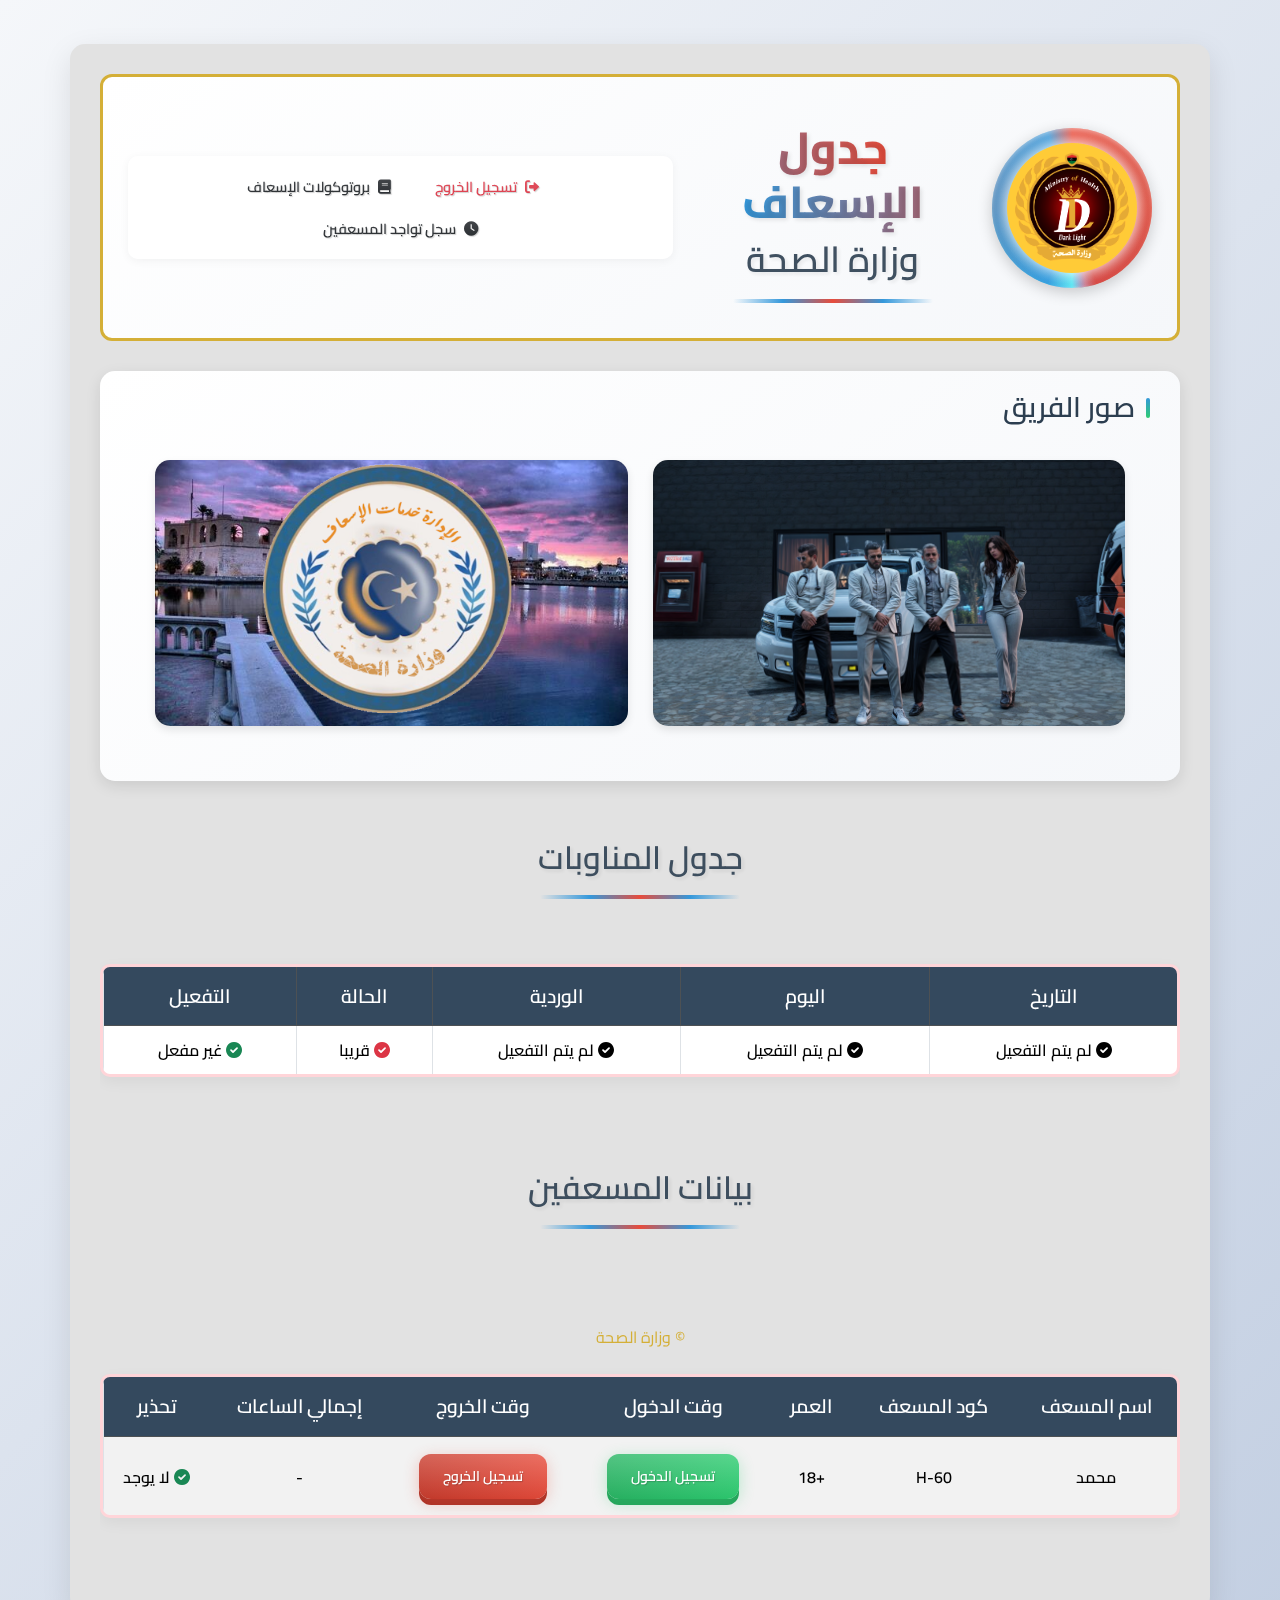
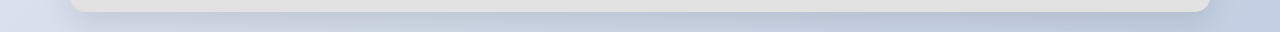
<file: index.html>
<!DOCTYPE html>
<html dir="rtl" lang="ar">
<head>
<meta charset="UTF-8">
<meta name="viewport" content="width=device-width, initial-scale=1.0">
<title>جدول الإسعاف - Ministry</title>
<link href="https://cdn.jsdelivr.net/npm/bootstrap@5.3.0/dist/css/bootstrap.min.css" rel="stylesheet">
<link href="https://fonts.googleapis.com/css2?family=Cairo:wght@400;600;700&display=swap" rel="stylesheet">
<link href="https://cdnjs.cloudflare.com/ajax/libs/font-awesome/6.0.0/css/all.min.css" rel="stylesheet">
<link rel="stylesheet" href="style.css">
<style>body{font-family:'Cairo',sans-serif}</style>
</head>
<body>
    <div class="container mt-4">
        <!-- Header -->
        <div class="header-section">
            <div class="logo-container">
                <div class="logo-shine"></div>
                <img src="logo.png" alt="شعار وزارة الصحة" class="ministry-logo">
            </div>
            <div class="title-container">
                <h1>
                    <span class="title-highlight">جدول الإسعاف</span>
                    <br>
                    <span class="ministry-name">وزارة الصحة</span>
                </h1>
            </div>
            <div class="admin-controls">
                <div class="ms-auto">
                    <span class="me-3"><span id="employeeName"></span></span>
                    <a href="login.html" class="btn btn-outline-danger" onclick="sessionStorage.removeItem('employeeData')">
                        <i class="fas fa-sign-out-alt"></i> تسجيل الخروج
                    </a>
                    <a href="protocols.html" class="btn btn-info-1">
                        <i class="fas fa-book"></i> بروتوكولات الإسعاف
                    </a>
                    <a href="localStorage.html" class="btn btn-info-2">
                        <i class="fas fa-clock"></i> سجل تواجد المسعفين
                    </a>
                </div>
            </div>
        </div>


        <!-- معرض الصور -->
        <div class="image-gallery">
            <div class="gallery-header">
                <h3>صور الفريق</h3>
            </div>
            <div class="image-grid">
                <div class="image-card">
                    <img src="teem.png" alt="فريق الإسعاف">
                    <div class="image-overlay">
                        <span class="image-title">فريق الإسعاف</span>
                    </div>
                </div>
                <div class="image-card">
                    <img src="teem2.png" alt="إدارة خدماة الإسعاف">
                    <div class="image-overlay">
                        <span class="image-title">إدارة خدماة الإسعاف</span>
                    </div>
                </div>
            </div>
            <div class="gallery-navigation"></div>
        </div>

        <!-- جدول المناوبات -->
        <div class="title-container">
            <h1><span class="ministry-name">جدول المناوبات</span></h1>
        </div>
        <div class="table-responsive mb-5">
            <table class="table table-bordered table-hover" id="scheduleTable">
                <thead class="table-dark">
                    <tr>
                        <th>التاريخ</th>
                        <th>اليوم</th>
                        <th>الوردية</th>
                        <th>الحالة</th>
                        <th>التفعيل</th>
                    </tr>
                </thead>
                <tbody id="scheduleTableBody"></tbody>
                <tr>
                    <td><i class="fas fa-check-circle text-center"></i> لم يتم التفعيل</td>
                    <td><i class="fas fa-check-circle text-center"></i> لم يتم التفعيل</td>
                    <td><i class="fas fa-check-circle text-center"></i> لم يتم التفعيل</td>
                    <td><i class="fas fa-check-circle text-danger"></i> قريبا</td>
                    <td><i class="fas fa-check-circle text-success"></i> غير مفعل</td>
                </tr>
            </table>
        </div>

        <!-- جدول بيانات المسعفين -->
        <div class="title-container">
            <h1><span class="ministry-name">بيانات المسعفين</span></h1>
        </div>

        <div class="table-responsive mb-5">
            <table class="table table-striped table-hover align-middle" id="paramedicTable">
                <thead class="table-dark">
                    <tr>
                        <th>اسم المسعف</th>
                        <th>كود المسعف</th>
                        <th>العمر</th>
                        <th>وقت الدخول</th>
                        <th>وقت الخروج</th>
                        <th>إجمالي الساعات</th>
                        <th>تحذير</th>
                    </tr>
                </thead>
                <tbody id="paramedicTableBody">
                    <tr>
                        <td>محمد</td>
                        <td>H-60</td>
                        <td>+18</td>
                        <td id="in-H-60"><button class="btn btn-success btn-sm" onclick="recordCheckIn('H-60')">تسجيل الدخول</button></td>
                        <td id="out-H-60"><button class="btn btn-danger btn-sm" onclick="recordCheckOut('H-60')">تسجيل الخروج</button></td>
                        <td id="hours-H-60">-</td>
                        <td><i class="fas fa-check-circle text-success"></i> لا يوجد</td>
                    </tr>
                    <tr>


<nav class="mt-3"><ul class="pagination justify-content-center" id="pagination"></ul></nav>
</div>


<script type="module" src="main.js"></script>
<script type="module" src="database.js"></script>
<script type="module" src="employee-schedule.js"></script>
<script src="https://cdn.jsdelivr.net/npm/bootstrap@5.3.0/dist/js/bootstrap.bundle.min.js"></script>
</body>
<footer>&copy; وزارة الصحة</footer>
</html>
</file>
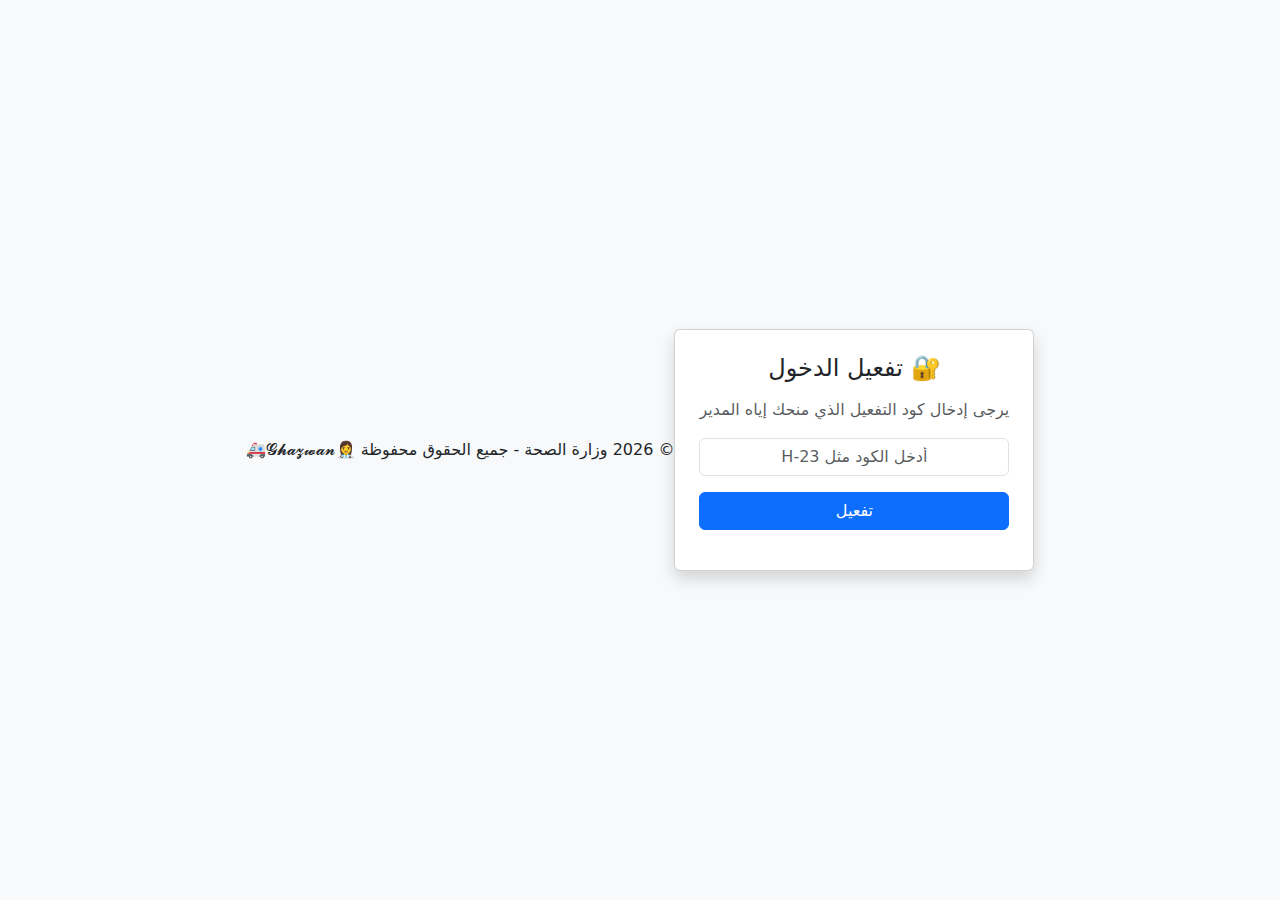
<file: activation.html>
<!DOCTYPE html>
<html dir="rtl" lang="ar">
<head>
    <meta charset="UTF-8">
    <meta name="viewport" content="width=device-width, initial-scale=1.0">
    <title>تفعيل الوصول - نظام الإسعاف</title>
    <link href="https://cdn.jsdelivr.net/npm/bootstrap@5.3.0/dist/css/bootstrap.min.css" rel="stylesheet">
</head>
<body class="bg-light d-flex justify-content-center align-items-center vh-100">
    <div class="card p-4 shadow" style="max-width: 400px;">
        <h4 class="text-center mb-3">🔐 تفعيل الدخول</h4>
        <p class="text-muted text-center">يرجى إدخال كود التفعيل الذي منحك إياه المدير</p>
        <input type="text" id="activationCode" class="form-control mb-3 text-center" placeholder="أدخل الكود مثل H-23" required>
        <button class="btn btn-primary w-100" onclick="activateCode()">تفعيل</button>
        <div id="message" class="text-center mt-3"></div>
    </div>

    <script>
        const validCodes = Array.from({length: 500}, (_, i) => `H-${i + 1}`);

        function activateCode() {
            const code = document.getElementById('activationCode').value.trim().toUpperCase();
            const msg = document.getElementById('message');

            if (validCodes.includes(code)) {
                localStorage.setItem('activeCode', code);
                msg.innerHTML = '<div class="alert alert-success">✅ تم التفعيل بنجاح! جاري تحويلك...</div>';
                setTimeout(() => window.location.href = 'employee-login.html', 1500);
            } else {
                msg.innerHTML = '<div class="alert alert-danger">❌ كود غير صالح!</div>';
            }
        }
    </script>
</body>
        <footer>
            &copy;  2026 وزارة الصحة - جميع الحقوق محفوظة 👩‍⚕️𝓖𝓱𝓪𝔃𝔀𝓪𝓷🚑
        </footer>
    </div>
</html>
</file>
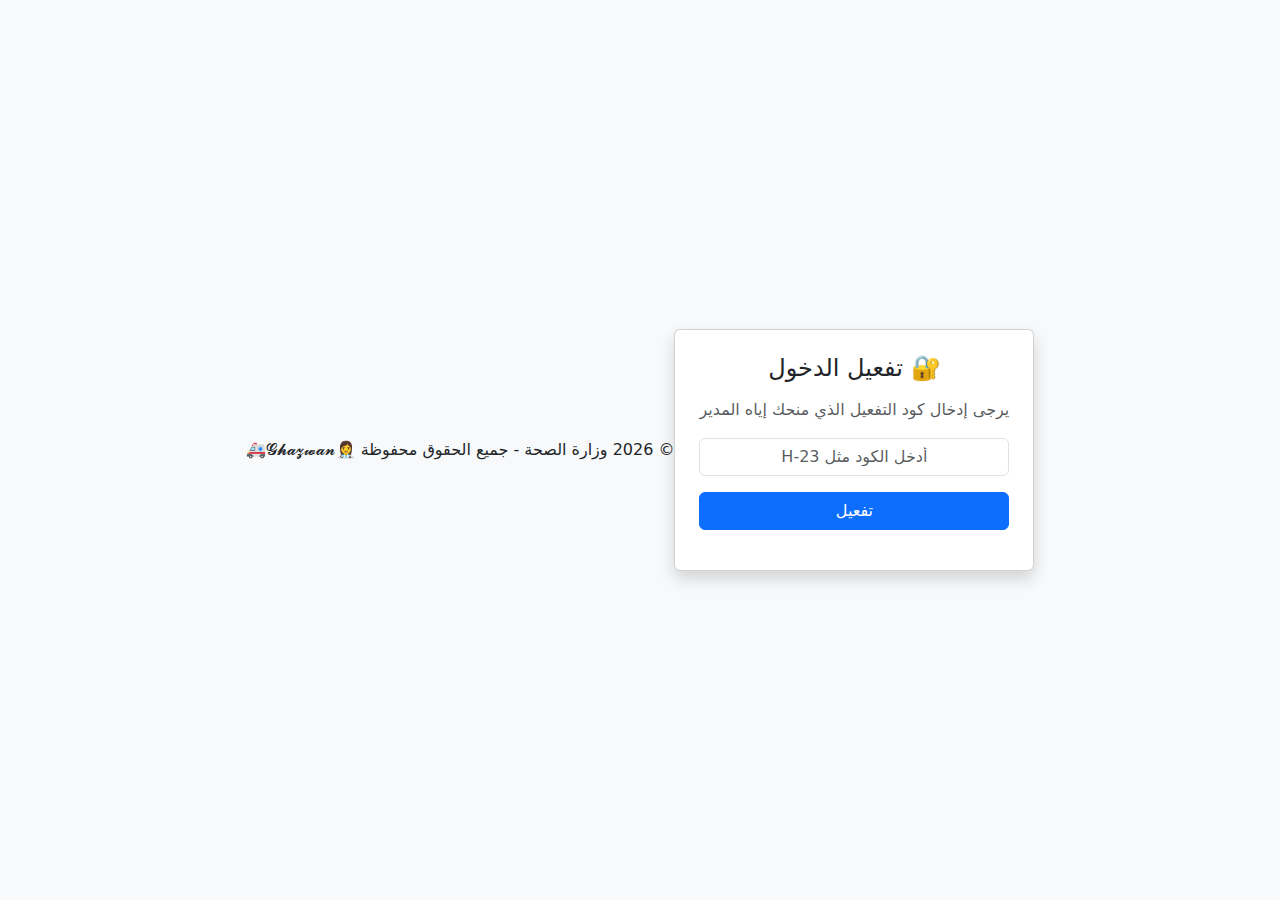
<file: employee-login.html>
<!DOCTYPE html>
<html dir="rtl" lang="ar">
<head>
    <meta charset="UTF-8">
    <meta name="viewport" content="width=device-width, initial-scale=1.0">
    <title>دخول الموظفين - نظام إدارة الإسعاف</title>
    <link href="https://cdn.jsdelivr.net/npm/bootstrap@5.3.0/dist/css/bootstrap.min.css" rel="stylesheet">
    <link href="https://fonts.googleapis.com/css2?family=Cairo:wght@400;600;700&display=swap" rel="stylesheet">
    <link href="https://cdnjs.cloudflare.com/ajax/libs/font-awesome/6.0.0/css/all.min.css" rel="stylesheet">
    <link rel="stylesheet" href="style.css">
</head>
<body>
    <div class="container">
        <div class="login-container">
            <div class="login-header">
                <div class="logo-container">
                    <div class="logo-shine"></div>
                    <img src="logo.png" alt="شعار وزارة الصحة" class="ministry-logo">
                </div>
                <div class="title-container">
                    <h2><span class="title-highlight">دخول الموظفين</span>
                        <br>
                        <span class="ministry-name">وزارة الصحة</span>
                    </h2>
                </div>
            </div>
            <form id="employeeLoginForm" class="login-form">
                <div class="mb-4">
                    <label class="title-highlight">اسم الموظف</label>
                    <div class="input-group">
                        <span class="input-group-text"><i class="fas fa-user"></i></span>
                        <input type="text" class="form-control" id="employeeName" required>
                    </div>
                </div>
                <button type="submit" class="btn btn-primary w-100">دخول</button>
                <div class="mt-3 text-center">
                    <a href="" class="admin-link">وزير الصحة 𝓖𝓱𝓪𝔃𝔀𝓪𝓷</a>
                </div>
            </form>
        </div>
    </div>                         
       <script>
                  // منع الدخول بدون كود تفعيل
         document.addEventListener('DOMContentLoaded', () => {
             const code = localStorage.getItem('activeCode');
            if (!code) {
               alert("يجب تفعيل الدخول أولاً بواسطة كود من المدير.");
               window.location.href = "activation.html";
            }
       });
    </script>

    <script src="https://cdn.jsdelivr.net/npm/bootstrap@5.3.0/dist/js/bootstrap.bundle.min.js"></script>
    <script src="employee-login.js"></script>

    <!-- كود التحقق من كود التفعيل -->
    <script>
    document.addEventListener('DOMContentLoaded', () => {
        const code = localStorage.getItem('activeCode');
        if (!code) {
            alert("يجب تفعيل الدخول أولاً بواسطة كود من المدير.");
            window.location.href = "activation.html";
        }
    });
    </script>
</body>
        <footer>
            &copy;  2026 وزارة الصحة - جميع الحقوق محفوظة 👩‍⚕️𝓖𝓱𝓪𝔃𝔀𝓪𝓷🚑
        </footer>
    </div>
</html>
</file>
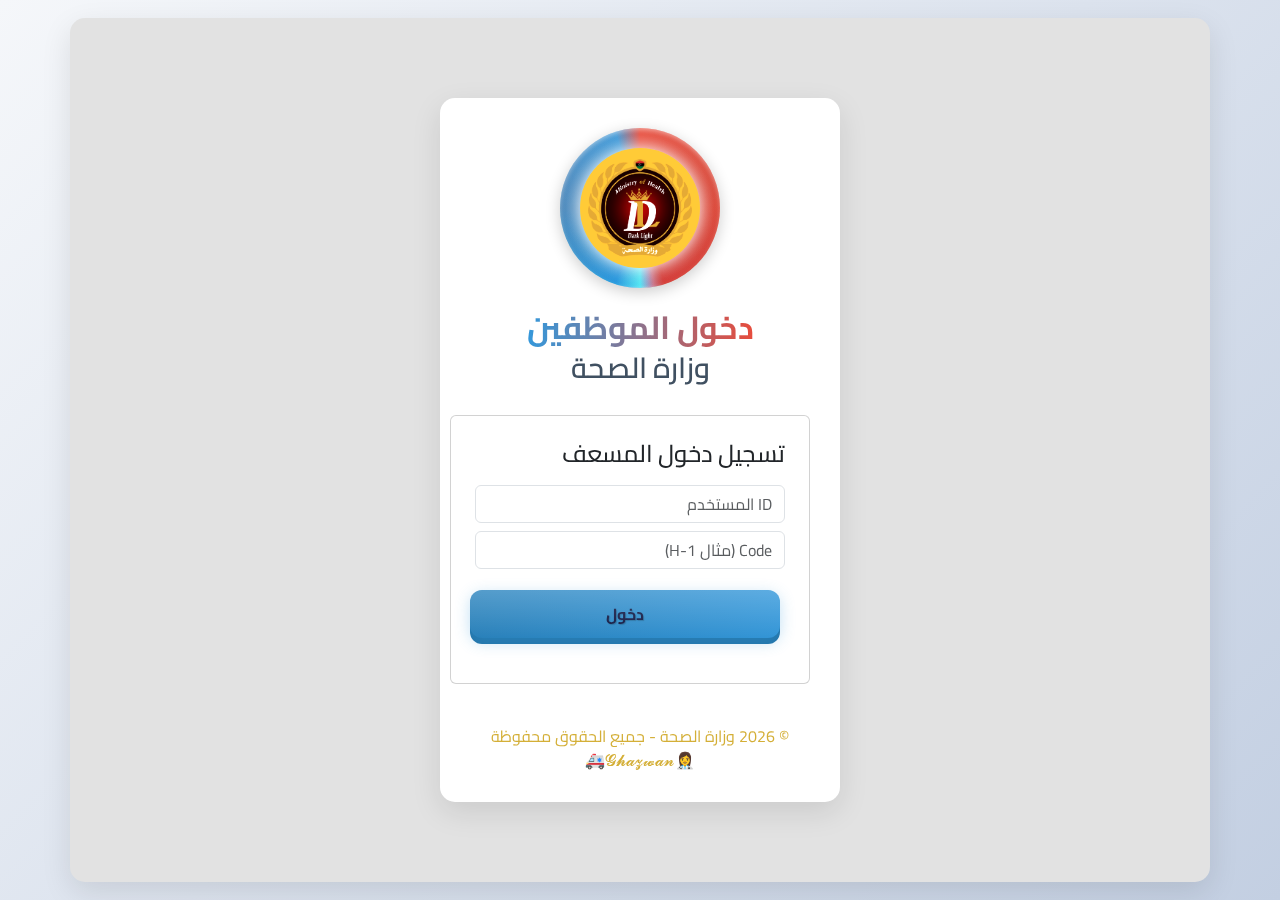
<file: login.html>
<!DOCTYPE html>
<html dir="rtl" lang="ar">
<head>
    <meta charset="UTF-8">
    <meta name="viewport" content="width=device-width, initial-scale=1.0">
    <title>دخول الموظفين - نظام إدارة الإسعاف</title>
    <link href="https://cdn.jsdelivr.net/npm/bootstrap@5.3.0/dist/css/bootstrap.min.css" rel="stylesheet">
    <link href="https://fonts.googleapis.com/css2?family=Cairo:wght@400;600;700&display=swap" rel="stylesheet">
    <link href="https://cdnjs.cloudflare.com/ajax/libs/font-awesome/6.0.0/css/all.min.css" rel="stylesheet">
    <link rel="stylesheet" href="style.css">
</head>
<body>
    <div class="container">
        <div class="login-container">
            <div class="login-header">
                <div class="logo-container">
                    <div class="logo-shine"></div>
                    <img src="logo.png" alt="شعار وزارة الصحة" class="ministry-logo">
                </div>
                <div class="title-container">
                    <h2><span class="title-highlight">دخول الموظفين</span>
                        <br>
                        <span class="ministry-name">وزارة الصحة</span>
                    </h2>
                </div>
            </div>

<body class="d-flex align-items-center justify-content-center" style="height:100vh;">

<div class="card p-4" style="width:360px;">
<h4 class="mb-3">تسجيل دخول المسعف</h4>
<div class="mb-2"><input id="inputId" class="form-control" placeholder="ID المستخدم"></div>
<div class="mb-3"><input id="inputCode" class="form-control" placeholder="Code (مثال H-1)"></div>
<button id="loginBtn" class="btn btn-primary w-100">دخول</button>
<div id="loginMsg" class="mt-3"></div>
</div>

  <footer>
    &copy; 2026 وزارة الصحة - جميع الحقوق محفوظة 👩‍⚕️𝓖𝓱𝓪𝔃𝔀𝓪𝓷🚑
  </footer>

<script type="module">
import { verifyUser } from './database.js';
document.getElementById('loginBtn').addEventListener('click', async ()=>{
const id = document.getElementById('inputId').value.trim();
const code = document.getElementById('inputCode').value.trim();
const msg = document.getElementById('loginMsg');
if(!id || !code){ msg.innerText = 'الرجاء إدخال ID و Code'; return; }
msg.innerText = 'جاري التحقق...';
const res = await verifyUser(id, code);
if(res && res.length===1){
// حفظ بيانات المستخدم في sessionStorage للصفحات الأخرى
sessionStorage.setItem('employeeData', JSON.stringify(res[0]));
window.location.href = 'index.html';
} else {
msg.innerText = 'ID أو Code غير صحيح أو الحساب غير نشط';
}
});
</script>
</body>
</html>
</file>
<file: style.css>
/* تنسيق الترويسة */
.header-section {
    display: flex;
    align-items: center;
    gap: 20px;
    margin-bottom: 30px;
    padding: 15px;
    background: linear-gradient(145deg, #ffffff, #f5f7fa);
    border-radius: 15px;
    box-shadow: 0 4px 15px #fcfcfc0d;
    position: relative;
    overflow: hidden;
}

.logo-container {
    flex-shrink: 0;
    position: relative;
    animation: logoFloat 3s ease-in-out infinite;
    width: 160px;
    height: 160px;
    border-radius: 50%;
    display: flex;
    align-items: center;
    justify-content: center;
    background: conic-gradient(
        from 0deg,
        #e74c3c 0%,
        #c0392b 45%,
        #2980b9 50%,
        #3498db 95%,
        #e74c3c 100%
    );
    box-shadow: 
        0 4px 15px rgba(0,0,0,0.2),
        inset 0 2px 5px rgba(255,255,255,0.5);
    overflow: hidden;
    animation: 
        logoFloat 3s ease-in-out infinite,
        rotateSiren 3s linear infinite;
}

@keyframes rotateSiren {
    0% {
        background: conic-gradient(
            from 0deg,
            #e74c3c 0%,
            #c0392b 45%,
            #2980b9 50%,
            #3498db 95%,
            #e74c3c 100%
        );
    }
    50% {
        background: conic-gradient(
            from 180deg,
            #e74c3c 0%,
            #c0392b 45%,
            #2980b9 50%,
            #3498db 95%,
            #e74c3c 100%
        );
    }
    100% {
        background: conic-gradient(
            from 360deg,
            #e74c3c 0%,
            #c0392b 45%,
            #2980b9 50%,
            #3498db 95%,
            #e74c3c 100%
        );
    }
}

.logo-container::before {
    content: '';
    position: absolute;
    top: -50%;
    left: -50%;
    width: 200%;
    height: 200%;
    background: conic-gradient(
        from 0deg,
        transparent 0%,
        rgba(231, 76, 60, 0.15) 25%,
        rgba(52, 152, 219, 0.15) 50%,
        rgba(231, 76, 60, 0.15) 75%,
        transparent 100%
    );
    animation: rotateLogo 8s linear infinite;
    border-radius: 50%;
    z-index: 1;
}

.ministry-logo {
    width: 130px;
    height: 130px;
    object-fit: contain;
    filter: 
        drop-shadow(0 2px 4px rgba(0,0,0,0.15))
        brightness(1.1)
        contrast(1.05);
    position: relative;
    z-index: 2;
    transition: all 0.3s ease;
    border-radius: 50%;
    padding: 8px;
    mix-blend-mode: normal;
    background: #EAB535;
    box-shadow: 
        0 0 15px rgba(255,255,255,0.8),
        0 0 30px rgba(255,255,255,0.4);
}

.logo-container:hover .ministry-logo {
    transform: scale(1.05);
    filter: 
        drop-shadow(0 4px 8px rgba(0,0,0,0.2))
        brightness(1.15)
        contrast(1.1);
    background: rgba(255,255,255,1);
    box-shadow: 
        0 0 20px rgba(255,255,255,0.9),
        0 0 40px rgba(255,255,255,0.5);
}

/* تأثير الإضاءة الدائري */
.logo-shine {
    position: absolute;
    width: 110%;
    height: 110%;
    background: conic-gradient(
        from 0deg,
        transparent 0%,
        rgba(231, 76, 60, 0) 20%,
        rgba(231, 76, 60, 0.8) 45%,
        rgba(255,255,255,0.9) 50%,
        rgba(52, 152, 219, 0.8) 55%,
        rgba(52, 152, 219, 0) 80%,
        transparent 100%
    );
    animation: rotateShine 4s linear infinite;
    border-radius: 50%;
    top: -25%;
    left: -25%;
    mix-blend-mode: overlay;
}

.logo-container:hover .ministry-logo {
    transform: scale(1.05);
    filter: drop-shadow(0 4px 8px rgba(0,0,0,0.2)) brightness(1.1);
}

.logo-container::after {
    content: '';
    position: absolute;
    top: 0;
    left: 0;
    right: 0;
    bottom: 0;
    background: radial-gradient(
        circle at center,
        rgba(255,255,255,0.9) 0%,
        transparent 70%
    );
    opacity: 0;
    transition: opacity 0.3s ease;
    border-radius: 50%;
}

.logo-container:hover::after {
    opacity: 1;
}

/* تأثير الإضاءة الدائري */
.logo-shine {
    position: absolute;
    width: 150%;
    height: 150%;
    background: conic-gradient(
        from 0deg,
        transparent 0%,
        rgba(231, 76, 60, 0) 20%,
        rgba(231, 76, 60, 0.8) 45%,
        rgba(255,255,255,0.9) 50%,
        rgba(52, 152, 219, 0.8) 55%,
        rgba(52, 152, 219, 0) 80%,
        transparent 100%
    );
    animation: rotateShine 4s linear infinite;
    border-radius: 50%;
    top: -25%;
    left: -25%;
    mix-blend-mode: overlay;
}

@keyframes rotateShine {
    from {
        transform: rotate(0deg);
    }
    to {
        transform: rotate(360deg);
    }
}

@keyframes logoFloat {
    0%, 100% {
        transform: translateY(0);
    }
    50% {
        transform: translateY(-10px);
    }
}

@keyframes rotateLogo {
    from {
        transform: rotate(0deg);
    }
    to {
        transform: rotate(360deg);
    }
}

.title-container {
    flex-grow: 1;
}

.ministry-name {
    font-size: 0.8em;
    font-weight: 600;
    color: #2c3e50;
    opacity: 0.9;
}

/* إضافة تأثير متحرك للعنوان */
@keyframes gradientFlow {
    0% {
        background-position: 0% 50%;
    }
    50% {
        background-position: 100% 50%;
    }
    100% {
        background-position: 0% 50%;
    }
}

.title-highlight {
    color: #e74c3c;
    background: linear-gradient(90deg, #3498db, #e74c3c, #3498db);
    background-size: 200% auto;
    -webkit-background-clip: text;
    background-clip: text;
    -webkit-text-fill-color: transparent;
    animation: gradientFlow 5s ease infinite;
}

/* تصميم الأزرار ثلاثية الأبعاد */
.btn {
    border: none;
    padding: 12px 24px;
    font-weight: 600;
    position: relative;
    border-radius: 12px;
    text-transform: uppercase;
    transition: transform 0.2s ease, box-shadow 0.2s ease;
    margin: 5px;
    text-shadow: 1px 1px 1px rgba(0,0,0,0.2);
}

.btn::before {
    content: '';
    position: absolute;
    top: 0;
    left: 0;
    right: 0;
    bottom: 0;
    border-radius: 12px;
    background: linear-gradient(to bottom, rgba(255,255,255,0.2), transparent);
    pointer-events: none;
}

.btn-primary {
    background: linear-gradient(45deg, #2980b9, #3498db);
    box-shadow: 0 4px 15px rgba(52, 152, 219, 0.3),
                0 6px 0 #2475a9;
}

.btn-primary:hover {
    transform: translateY(-2px);
    box-shadow: 0 6px 20px rgba(52, 152, 219, 0.4),
                0 8px 0 #2475a9;
    background: linear-gradient(45deg, #3498db, #2980b9);
}

.btn-primary:active {
    transform: translateY(4px);
    box-shadow: 0 2px 10px rgba(52, 152, 219, 0.3),
                0 2px 0 #2475a9;
}

.btn-success {
    background: linear-gradient(45deg, #27ae60, #2ecc71);
    box-shadow: 0 4px 15px rgba(46, 204, 113, 0.3),
                0 6px 0 #25a25a;
}

.btn-success:hover {
    transform: translateY(-2px);
    box-shadow: 0 6px 20px rgba(46, 204, 113, 0.4),
                0 8px 0 #25a25a;
    background: linear-gradient(45deg, #2ecc71, #27ae60);
}

.btn-success:active {
    transform: translateY(4px);
    box-shadow: 0 2px 10px rgba(46, 204, 113, 0.3),
                0 2px 0 #25a25a;
}

.btn-danger {
    background: linear-gradient(45deg, #c0392b, #e74c3c);
    box-shadow: 0 4px 15px rgba(231, 76, 60, 0.3),
                0 6px 0 #a93226;
}

        body {
            font-family: 'Cairo', sans-serif;
        }

        .rating i {
            cursor: pointer;
            font-size: 1.8rem;
            color: #ccc;
            transition: transform 0.2s, color 0.2s;
        }
        .rating i.active {
            color: gold;
        }
        .rating i:hover {
            transform: scale(1.2);
        }

        body {
            font-family: 'Cairo', sans-serif;
            background-color: #f8f9fa;
        }
        .header-section {
            background-color: #007bff;
            color: white;
            padding: 20px;
            border-radius: 8px;
            margin-bottom: 20px;
            text-align: center;
        }
        .table th, .table td {
            text-align: center;
        }

.btn-danger:hover {
    transform: translateY(-2px);
    box-shadow: 0 6px 20px rgba(231, 76, 60, 0.4),
                0 8px 0 #a93226;
    background: linear-gradient(45deg, #ff8b7e, #5c0900);
}

.btn-info-1:hover {
    transform: translateY(-2px);
    box-shadow: 0 6px 20px #aca004,
                0 8px 0 #ffda08;
    background: linear-gradient(45deg, #ffda08, #3f3b00);
}

.btn-info-2:hover {
    transform: translateY(-2px);
    box-shadow: 0 6px 20px rgba(1, 58, 97, 0.4),
                0 8px 0 #018cff;
    background: linear-gradient(45deg, #018cff, #001e36);
}

.btn-danger:active {
    transform: translateY(4px);
    box-shadow: 0 2px 10px rgba(231, 76, 60, 0.3),
                0 2px 0 #a93226;
}

.table {
    margin-top: 25px;
    border-radius: 10px;
    overflow: hidden;
    box-shadow: 0 5px 15px rgba(0,0,0,0.05);
}

.table th {
    background-color: #34495e;
    color: white;
    font-weight: 600;
    padding: 15px;
    text-align: center;
}

.table td {
    padding: 12px;
    vertical-align: middle;
    text-align: center;
}

.table-hover tbody tr:hover {
    background-color: #f8f9fa;
    transition: background-color 0.3s ease;
}

.action-buttons {
    white-space: nowrap;
}

.action-buttons button {
    padding: 5px 15px;
    margin: 2px;
}

[contenteditable="true"] {
    padding: 5px;
    border-radius: 4px;
    transition: background-color 0.3s ease;
}

[contenteditable="true"]:hover {
    background-color: #f8f9fa;
}

[contenteditable="true"]:focus {
    background-color: #e9ecef;
    outline: none;
    box-shadow: inset 0 0 0 2px #3498db;
}

/* معرض الصور */
.image-gallery {
    margin: 30px 0;
    background: linear-gradient(145deg, #ffffff, #f5f7fa);
    border-radius: 15px;
    padding: 20px;
    box-shadow: 0 5px 15px rgba(0,0,0,0.1);
}

.gallery-header {
    display: flex;
    justify-content: space-between;
    align-items: center;
    margin-bottom: 20px;
    padding: 0 10px;
}

.gallery-header h3 {
    color: #2c3e50;
    margin: 0;
    font-weight: 600;
    position: relative;
    padding-right: 15px;
}

.gallery-header h3::before {
    content: '';
    position: absolute;
    right: 0;
    top: 50%;
    transform: translateY(-50%);
    width: 4px;
    height: 20px;
    background: linear-gradient(to bottom, #3498db, #2ecc71);
    border-radius: 2px;
}

.add-image-btn {
    display: flex;
    align-items: center;
    gap: 8px;
    padding: 10px 20px;
    border-radius: 10px;
    background: linear-gradient(145deg, #3498db, #2980b9);
    color: white;
    font-weight: 500;
    border: none;
    transition: all 0.3s ease;
    transform-style: preserve-3d;
    perspective: 1000px;
}

.add-image-btn:hover {
    transform: translateY(-2px) scale(1.02);
    box-shadow: 0 5px 15px rgba(52, 152, 219, 0.3);
}

.add-image-btn:active {
    transform: translateY(1px) scale(0.98);
}

.add-image-btn i {
    font-size: 1.1em;
    transition: transform 0.3s ease;
}

.add-image-btn:hover i {
    transform: rotate(90deg);
}

.image-grid {
    display: grid;
    grid-template-columns: repeat(2, 1fr);
    gap: 25px;
    padding: 15px;
    max-width: 1000px;
    margin: 0 auto;
}

.image-card {
    position: relative;
    border-radius: 15px;
    overflow: hidden;
    box-shadow: 0 4px 8px rgba(0,0,0,0.1);
    transition: all 0.4s cubic-bezier(0.4, 0, 0.2, 1);
    transform-style: preserve-3d;
    perspective: 1000px;
    background: white;
    aspect-ratio: 16/9;
}

.image-card.hidden {
    display: none;
}

.image-card::before {
    content: '';
    position: absolute;
    top: 0;
    left: 0;
    right: 0;
    bottom: 0;
    background: linear-gradient(to bottom right, rgba(52, 152, 219, 0.2), rgba(46, 204, 113, 0.2));
    opacity: 0;
    transition: opacity 0.3s ease;
    z-index: 1;
}

.image-card img {
    width: 100%;
    height: 100%;
    object-fit: cover;
    transition: all 0.4s cubic-bezier(0.4, 0, 0.2, 1);
}

.image-overlay {
    position: absolute;
    bottom: 0;
    left: 0;
    right: 0;
    background: linear-gradient(to top, rgba(0,0,0,0.8), transparent);
    padding: 25px;
    color: white;
    opacity: 0;
    transform: translateY(20px);
    transition: all 0.4s cubic-bezier(0.4, 0, 0.2, 1);
    z-index: 2;
}

.image-card:hover {
    transform: 
        perspective(1000px)
        rotateX(5deg)
        rotateY(-5deg)
        translateY(-10px);
    box-shadow: 
        0 15px 30px rgba(0,0,0,0.15),
        0 5px 15px rgba(0,0,0,0.1);
}

.image-card:hover::before {
    opacity: 1;
}

.image-card:hover img {
    transform: scale(1.1) translateZ(20px);
}

.image-card:hover .image-overlay {
    opacity: 1;
    transform: translateY(0);
}

.image-title {
    font-size: 1.2em;
    font-weight: 600;
    display: block;
    text-shadow: 1px 1px 3px rgba(0,0,0,0.5);
    transform: translateZ(30px);
}

/* تحكم التنقل بين الصور */
.gallery-navigation {
    display: flex;
    justify-content: center;
    gap: 15px;
    margin-top: 20px;
}

.nav-dot {
    width: 10px;
    height: 10px;
    border-radius: 50%;
    background: #ccc;
    cursor: pointer;
    transition: all 0.3s ease;
}

.nav-dot.active {
    background: #3498db;
    transform: scale(1.2);
}

/* تنسيق أزرار الوقت */
.time-btn {
    width: 100%;
    transition: all 0.3s ease;
    display: flex;
    align-items: center;
    justify-content: center;
    gap: 8px;
}

.time-btn:not(:disabled):hover {
    transform: translateY(-2px);
    box-shadow: 0 3px 8px rgba(0,0,0,0.1);
}

.time-btn:disabled {
    opacity: 0.6;
    cursor: not-allowed;
}

.time-btn:disabled.btn-success,
.time-btn:disabled.btn-danger {
    opacity: 1;
    cursor: default;
}

.time-btn i {
    font-size: 0.9em;
    transition: transform 0.3s ease;
}

.time-btn:not(:disabled):hover i {
    transform: rotate(15deg);
}

.time-btn.btn-success:disabled i,
.time-btn.btn-danger:disabled i {
    transform: scale(1.1);
}

/* وضع الحذف */
.delete-mode .image-card {
    position: relative;
    cursor: pointer;
}

.delete-mode .image-card::after {
    content: '\f00d';
    font-family: 'Font Awesome 5 Free';
    font-weight: 900;
    position: absolute;
    top: 10px;
    right: 10px;
    width: 30px;
    height: 30px;
    background: rgba(231, 76, 60, 0.9);
    color: white;
    border-radius: 50%;
    display: flex;
    align-items: center;
    justify-content: center;
    opacity: 0;
    transform: scale(0.8);
    transition: all 0.3s ease;
}

.delete-mode .image-card:hover::after {
    opacity: 1;
    transform: scale(1);
}

.delete-mode .image-card::before {
    content: '';
    position: absolute;
    top: 0;
    left: 0;
    right: 0;
    bottom: 0;
    background: rgba(231, 76, 60, 0.1);
    opacity: 0;
    transition: opacity 0.3s ease;
}

.delete-mode .image-card:hover::before {
    opacity: 1;
}

.delete-image-btn.active {
    background-color: #c0392b;
    border-color: #c0392b;
}

/* تصميم العنوان الرئيسي */
h1 {
    color: #2c3e50;
    font-weight: 800;
    margin-bottom: 40px;
    text-align: center;
    position: relative;
    padding: 20px 0;
    font-size: 2.5rem;
    text-shadow: 2px 2px 4px rgba(0,0,0,0.1);
}

h1::before {
    content: '';
    position: absolute;
    bottom: 0;
    left: 50%;
    transform: translateX(-50%);
    width: 200px;
    height: 4px;
    background: linear-gradient(90deg, 
        transparent 0%,
        #3498db 25%,
        #e74c3c 50%,
        #3498db 75%,
        transparent 100%
    );
    border-radius: 4px;
}

h1::after {
    content: '';
    position: absolute;
    top: -20px;
    right: -20px;
    width: 60px;
    height: 60px;
    background: none;
}

.ambulance-icon {
    position: absolute;
    top: -25px;
    right: -25px;
    width: 70px;
    height: 70px;
    transform-style: preserve-3d;
    perspective: 1000px;
    animation: ambulanceFloat 4s ease-in-out infinite;
}

.ambulance-icon::before {
    content: '🚑';
    position: absolute;
    font-size: 3.5rem;
    transform: 
        translateZ(20px)
        rotateX(10deg)
        rotateY(-10deg);
    filter: 
        drop-shadow(0 10px 15px rgba(0,0,0,0.4))
        drop-shadow(0 5px 5px rgba(0,0,0,0.2))
        drop-shadow(-2px 2px 3px rgba(255,255,255,0.3));
    transition: all 0.3s ease;
}

@keyframes ambulanceFloat {
    0% {
        transform: 
            perspective(1000px)
            rotateX(10deg)
            rotateY(-10deg)
            translateY(0)
            translateZ(0);
        filter: drop-shadow(2px 4px 6px rgba(0,0,0,0.3));
    }
    25% {
        transform: 
            perspective(1000px)
            rotateX(5deg)
            rotateY(-5deg)
            translateY(-5px)
            translateZ(10px);
    }
    50% {
        transform: 
            perspective(1000px)
            rotateX(0deg)
            rotateY(0deg)
            translateY(-10px)
            translateZ(20px);
        filter: drop-shadow(4px 8px 12px rgba(0,0,0,0.4));
    }
    75% {
        transform: 
            perspective(1000px)
            rotateX(-5deg)
            rotateY(5deg)
            translateY(-5px)
            translateZ(10px);
    }
    100% {
        transform: 
            perspective(1000px)
            rotateX(10deg)
            rotateY(-10deg)
            translateY(0)
            translateZ(0);
        filter: drop-shadow(2px 4px 6px rgba(0,0,0,0.3));
    }
}

.ambulance-icon:hover::before {
    transform: 
        translateZ(30px)
        rotateX(15deg)
        rotateY(-15deg)
        scale(1.1);
    filter: 
        drop-shadow(0 15px 20px rgba(0,0,0,0.5))
        drop-shadow(0 8px 8px rgba(0,0,0,0.3))
        drop-shadow(-3px 3px 4px rgba(255,255,255,0.4));
}

body {
    font-family: 'Cairo', 'Segoe UI', Tahoma, Geneva, Verdana, sans-serif;
    background: linear-gradient(135deg, #f5f7fa 0%, #c3cfe2 100%);
    min-height: 100vh;
    padding: 20px 0;
}

.container {
    background-color: rgb(226, 226, 226);
    padding: 30px;
    border-radius: 15px;
    box-shadow: 0 10px 30px rgba(0,0,0,0.1);
}


.container1 {
    background-image: url('amp.png'); /* ضع هنا مسار الصورة */
    background-size: cover;          /* تغطية كاملة للخلفية */
    background-position: center;     /* توسيط الصورة */
    background-repeat: no-repeat;    /* منع التكرار */
    padding: 30px;
    border-radius: 100px;
    box-shadow: 0 50px 30px rgba(0,0,0,0.3);
    color: #fff; /* لضمان وضوح النص على الصورة */
}


/* تنسيقات صفحة تسجيل الدخول */
.login-container {
    max-width: 400px;
    margin: 50px auto;
    padding: 30px;
    background: white;
    border-radius: 15px;
    box-shadow: 0 10px 30px rgba(0,0,0,0.1);
}

.login-header {
    text-align: center;
    margin-bottom: 30px;
}

.login-header .logo-container {
    width: 160px;
    height: 160px;
    margin: 0 auto 20px;
    position: relative;
    display: flex;
    justify-content: center;
    align-items: center;
}

.login-header .logo-container::before {
    content: '';
    position: absolute;
    top: -5%;
    left: -5%;
    width: 110%;
    height: 110%;
    background: conic-gradient(
        from 0deg,
        transparent 0%,
        rgba(231, 76, 60, 0.15) 25%,
        rgba(52, 152, 219, 0.15) 50%,
        rgba(231, 76, 60, 0.15) 75%,
        transparent 100%
    );
    animation: rotateLogo 8s linear infinite;
    border-radius: 50%;
    z-index: 1;
}

.login-header .ministry-logo {
    width: 120px;
    height: 120px;
    object-fit: contain;
    filter: drop-shadow(0 2px 4px rgba(0,0,0,0.15)) brightness(1.1) contrast(1.05);
    position: relative;
    z-index: 2;
    border-radius: 50%;
    padding: 8px;
    background: #EAB535;
    box-shadow: 0 0 15px rgba(255,255,255,0.8), 0 0 30px rgba(255,255,255,0.4);
}

.login-header h2 {
    color: #2c3e50;
    font-weight: 700;
    margin: 15px 0;
}

.login-form .input-group-text {
    background: #f8f9fa;
    border-left: none;
}

.login-form .form-control {
    border-right: none;
}

.login-form .form-control:focus {
    box-shadow: none;
    border-color: #ced4da;
}

.login-form .btn-outline-secondary {
    border: 1px solid #ced4da;
    border-right: none;
}

.login-form .btn-outline-secondary:hover {
    background-color: #f8f9fa;
    color: #000;
}

.login-form .btn-primary {
    background: linear-gradient(145deg, #f82b2b, #1875ee);
    border: none;
    padding: 12px;
    font-weight: 600;
    position: relative;
    transform-style: preserve-3d;
    transition: all 0.3s ease;
    text-shadow: 1px 1px 1px rgba(0,0,0,0.2);
    box-shadow: 
        0 4px 0 #1875ee,
        0 8px 15px rgba(0,0,0,0.1);
}

.login-form .btn-primary::before {
    content: '';
    position: absolute;
    width: 100%;
    height: 100%;
    top: 0;
    left: 0;
    background: linear-gradient(rgba(255,255,255,0.1), transparent);
    pointer-events: none;
}

.login-form .btn-primary:hover {
    transform: translateY(2px);
    box-shadow: 
        0 2px 0 #f82b2b,
        0 4px 10px rgba(0,0,0,0.1);
}

.login-form .btn-primary:active {
    transform: translateY(4px);
    box-shadow: 
        0 0 0 #c99625,
        0 2px 5px rgba(0,0,0,0.1);
}

/* تحديث تنسيقات روابط تبديل نوع الدخول */
.employee-link, .admin-link {
    color: #2c3e50;
    text-decoration: none;
    font-size: 0.9em;
    transition: all 0.3s ease;
    padding: 8px 20px;
    border-radius: 20px;
    background: linear-gradient(145deg, rgba(234, 181, 53, 0.1), rgba(234, 181, 53, 0.2));
    box-shadow: 
        0 2px 4px rgba(0,0,0,0.05),
        inset 0 1px 1px rgba(255,255,255,0.2);
    display: inline-block;
    margin-top: 15px;
}

.employee-link:hover, .admin-link:hover {
    color: #EAB535;
    background: linear-gradient(145deg, rgba(234, 181, 53, 0.2), rgba(234, 181, 53, 0.3));
    transform: translateY(-2px);
    box-shadow: 
        0 4px 8px rgba(0,0,0,0.1),
        inset 0 1px 1px rgba(255,255,255,0.3);
}

/* تنسيقات صفحة تسجيل الدخول */
.login-header .title-container {
    margin-top: 20px;
}

.login-header .title-highlight {
    color: #EAB535;
    font-weight: 700;
}

.login-header .ministry-name {
    color: #2c3e50;
    font-size: 0.9em;
    font-weight: 600;
}

.login-form label {
    font-weight: 600;
    margin-bottom: 8px;
}

.login-form .form-control {
    padding: 10px 15px;
    border-radius: 8px;
}

.login-form .input-group {
    box-shadow: 0 2px 5px rgba(0,0,0,0.05);
    border-radius: 8px;
    overflow: hidden;
}

.login-form .btn-primary {
    margin-top: 20px;
}

/* تحديث تنسيقات الرسائل */
.alert {
    position: fixed;
    top: 20px;
    right: 20px;
    z-index: 1000;
    min-width: 300px;
    border: none;
    box-shadow: 0 3px 10px rgba(0,0,0,0.1);
    animation: slideIn 0.3s ease-out;
}

@keyframes slideIn {
    from {
        transform: translateX(100%);
        opacity: 0;
    }
    to {
        transform: translateX(0);
        opacity: 1;
    }
}

/* تنسيقات قسم التحكم بالمسؤول */
.admin-controls {
    display: flex;
    align-items: center;
    gap: 15px;
    padding: 10px 20px;
    background: rgba(255, 255, 255, 0.9);
    border-radius: 10px;
    box-shadow: 0 2px 10px rgba(0,0,0,0.05);
}

.admin-name {
    font-size: 0.9em;
    color: #2c3e50;
    font-weight: 600;
}

.admin-controls .btn {
    padding: 5px 15px;
    font-size: 0.9em;
    transition: all 0.3s ease;
}

.admin-controls .btn:hover {
    transform: translateY(-2px);
    box-shadow: 0 3px 8px rgba(231, 76, 60, 0.2);
}

.admin-controls .btn i {
    margin-left: 5px;
}

/* رسالة الموظف */
.employee-message {
    background: linear-gradient(145deg, rgba(248, 43, 43, 0.1), rgba(24, 117, 238, 0.1));
    border: 1px solid rgba(0, 0, 0, 0.1);
    padding: 15px 20px;
    margin-bottom: 20px;
    border-radius: 10px;
    color: #2c3e50;
    font-size: 0.9em;
    display: flex;
    align-items: center;
    gap: 10px;
    box-shadow: 0 2px 5px rgba(0,0,0,0.05);
}

.employee-message i {
    color: #f82b2b;
    font-size: 1.2em;
}

/* تعطيل التعديل للموظفين */
table:not(.admin-table) td {
    cursor: default !important;
    user-select: none;
}

table:not(.admin-table) td:hover {
    background-color: transparent !important;
}

/* تنسيقات صفحة السجل */
.filters {
    background: #f8f9fa;
    padding: 20px;
    border-radius: 10px;
    margin-bottom: 25px;
    box-shadow: 0 2px 4px rgba(0,0,0,0.05);
}

.filters label {
    color: #2c3e50;
    margin-bottom: 8px;
    font-weight: 600;
}

.filters .form-select,
.filters .form-control {
    border-color: #e0e0e0;
    transition: all 0.3s ease;
}

.filters .form-select:focus,
.filters .form-control:focus {
    border-color: #1875ee;
    box-shadow: 0 0 0 0.2rem rgba(24, 117, 238, 0.25);
}

.table td {
    vertical-align: middle;
}

.pagination .page-link {
    color: #1875ee;
    border-color: #e0e0e0;
    margin: 0 2px;
    transition: all 0.3s ease;
}

.pagination .page-link:hover {
    background: #1875ee;
    color: white;
    border-color: #1875ee;
}

.pagination .active .page-link {
    background: #1875ee;
    border-color: #1875ee;
}

.btn-group .btn {
    margin: 0 5px;
    transition: all 0.3s ease;
}

.btn-group .btn:hover {
    transform: translateY(-2px);
}

.ministry-logo-small {
    width: 40px;
    height: 40px;
    margin-left: 10px;
}

/* تنسيقات بطاقات الإحصائيات */
.stat-card {
    border-radius: 15px;
    padding: 20px;
    color: white;
    display: flex;
    align-items: center;
    margin-bottom: 20px;
    box-shadow: 0 4px 6px rgba(0,0,0,0.1);
    transition: transform 0.3s ease;
}

.stat-card:hover {
    transform: translateY(-5px);
}

.stat-icon {
    font-size: 2.5em;
    margin-left: 20px;
    opacity: 0.8;
}

.stat-details h3 {
    font-size: 1.8em;
    margin: 0;
    font-weight: 700;
}

.stat-details p {
    margin: 5px 0 0;
    opacity: 0.9;
    font-size: 0.9em;
}

/* تنسيقات بطاقات الرسوم البيانية */
.chart-card {
    background: white;
    border-radius: 15px;
    padding: 20px;
    margin-bottom: 20px;
    box-shadow: 0 2px 4px rgba(0,0,0,0.05);
}

.chart-title {
    color: #2c3e50;
    margin-bottom: 15px;
    font-weight: 600;
    text-align: center;
}

/* تنسيقات التقرير */
#reportContent {
    padding: 20px;
}

.report-section {
    margin-bottom: 30px;
}

.report-section h4 {
    color: #2c3e50;
    margin-bottom: 15px;
    padding-bottom: 10px;
    border-bottom: 2px solid #f0f0f0;
}

.report-stat {
    background: #f8f9fa;
    padding: 15px;
    border-radius: 10px;
    margin-bottom: 15px;
}

.report-stat strong {
    color: #1875ee;
}

/* تحسينات إضافية */
.modal-content {
    border-radius: 15px;
}

.modal-header {
    background: #f8f9fa;
    border-radius: 15px 15px 0 0;
}

.btn-group .btn {
    border-radius: 10px;
    margin: 0 5px;
}

.chart-container {
    position: relative;
    height: 300px;
}

/* تنسيق صف الجدول عند تسجيل الوقت */
.table-success {
    background-color: rgba(25, 135, 84, 0.15) !important;
}

.table-danger {
    background-color: rgba(220, 53, 69, 0.15) !important;
}

/* تنسيق عرض الساعات */
.text-end {
    text-align: end !important;
    font-weight: 600;
    color: #2c3e50;
}

/* تنسيق شارات الرتب */
.rank-badge {
    display: inline-flex;
    align-items: center;
    gap: 8px;
    padding: 4px 8px;
    border-radius: 4px;
    background: rgba(0, 0, 0, 0.05);
}

.rank-badge img {
    width: 24px;
    height: 24px;
    object-fit: contain;
}

.rank-badge span {
    font-weight: 600;
    color: #2c3e50;
}

/* تنسيق الشارات حسب الرتبة */
.rank-badge.bronze {
    background: linear-gradient(45deg, rgba(205, 127, 50, 0.1), rgba(205, 127, 50, 0.2));
}

.rank-badge.silver {
    background: linear-gradient(45deg, rgba(192, 192, 192, 0.1), rgba(192, 192, 192, 0.2));
}

.rank-badge.gold {
    background: linear-gradient(45deg, rgba(255, 215, 0, 0.1), rgba(255, 215, 0, 0.2));
}

.rank-badge.platinum {
    background: linear-gradient(45deg, rgba(229, 228, 226, 0.1), rgba(229, 228, 226, 0.2));
}

.rank-badge.diamond {
    background: linear-gradient(45deg, rgba(185, 242, 255, 0.1), rgba(185, 242, 255, 0.2));
}

/* تنسيقات نافذة اختيار الشارة */
.badge-options {
    display: grid;
    grid-template-columns: repeat(auto-fit, minmax(150px, 1fr));
    gap: 15px;
    padding: 15px;
}

.badge-option {
    cursor: pointer;
    padding: 10px;
    border-radius: 8px;
    border: 2px solid transparent;
    transition: all 0.3s ease;
}

.badge-option:hover {
    background: rgba(0, 0, 0, 0.05);
}

.badge-option.selected {
    border-color: #0d6efd;
    background: rgba(13, 110, 253, 0.1);
}

/* زر تغيير الشارة */
.change-badge-btn {
    display: inline-flex;
    align-items: center;
    gap: 8px;
    padding: 6px 12px;
    border-radius: 4px;
    background: #f8f9fa;
    border: 1px solid #dee2e6;
    color: #495057;
    cursor: pointer;
    transition: all 0.3s ease;
}

.change-badge-btn:hover {
    background: #e9ecef;
    border-color: #ced4da;
}

.change-badge-btn i {
    font-size: 1.1em;
}

/* تنسيقات قسم ساعات التواجد */
.attendance-stats {
    background: #f8f9fa;
    border-radius: 8px;
    padding: 15px;
    height: 300px;
    overflow-y: auto;
}

.attendance-stats .list-group-item {
    border-left: none;
    border-right: none;
    border-radius: 0;
    padding: 12px 15px;
    transition: all 0.3s ease;
}

.attendance-stats .list-group-item:first-child {
    border-top: none;
}

.attendance-stats .list-group-item:last-child {
    border-bottom: none;
}

.attendance-stats .list-group-item:hover {
    background-color: rgba(0, 123, 255, 0.05);
}

.attendance-stats .badge {
    font-size: 0.85em;
    padding: 6px 10px;
}

.attendance-stats small {
    font-size: 0.8em;
}

/* تخصيص الرسم البياني */
#attendanceChart {
    background: white;
    border-radius: 8px;
    padding: 10px;
    box-shadow: 0 2px 4px rgba(0,0,0,0.05);
}
/* تخصيص  */
        body {
            font-family: 'Cairo', sans-serif;
            background-color: #101742; /* كحلي داكن */
            color: #f8f9fa;
        }

        .header-section {
            background-color: #1e275e;
            border: 3px solid #d4af37; /* ذهبي */
            border-radius: 12px;
            padding: 25px;
            text-align: center;
            margin-bottom: 25px;
        }

        .header-section h1 {
            color: #ff4040; /* أحمر */
            font-weight: 800;
            font-size: 2.8rem;
            margin-bottom: 10px;
        }

        .header-section p {
            color: #d4af37; /* ذهبي */
            font-weight: 600;
            font-size: 1.3rem;
        }

        .table-container {
            border: 4px solid #d4af37;
            border-radius: 15px;
            padding: 20px;
            background-color: #0d1333;
        }

        table {
            border: 3px solid #d4af37;
            border-radius: 12px;
            overflow: hidden;
            background-color: #ffd5d9;
        }

        thead th {
            background-color: #d4af37;
            color: #101742;
            text-align: center;
            font-size: 1.2rem;
            font-weight: 800;
        }

        tbody td {
            text-align: center;
            color: #ff4040;
            background-color: #f8f9fa;
            font-weight: 600;
            vertical-align: middle;
        }

        tbody tr:nth-child(even) td {
            background-color: #e8ecf7;
        }

        .laws-section {
            margin-top: 40px;
            border: 4px solid #d4af37;
            border-radius: 15px;
            background-color: #0d1333;
            padding: 25px;
        }

        .laws-section h2 {
            color: #ff4040;
            font-weight: 800;
            text-align: center;
            margin-bottom: 20px;
        }

        .laws-section ol {
            color: #f8f9fa;
            font-size: 1.05rem;
            line-height: 2;
        }

        .laws-section ol li {
            margin-bottom: 8px;
        }

        .btn-primary {
            background-color: #d4af37;
            color: #101742;
            border: none;
            font-weight: 700;
        }

        .btn-primary:hover {
            background-color: #b08b2d;
            color: white;
        }

        footer {
            text-align: center;
            color: #d4af37;
            margin-top: 40px;
            font-size: 1rem;
        }

    /* تعديل الوان صفحة تسجيل الدخول */    

            body { font-family: 'Cairo', sans-serif; background-color: #faf5f5; }
    .login-box {
      max-width: 400px;
      margin: 100px auto;
      background: rgb(255, 93, 93);
      border-radius: 10px;
      padding: 30px;
      box-shadow: 0 4px 15px rgba(0,0,0,0.1);
    }
</file>
